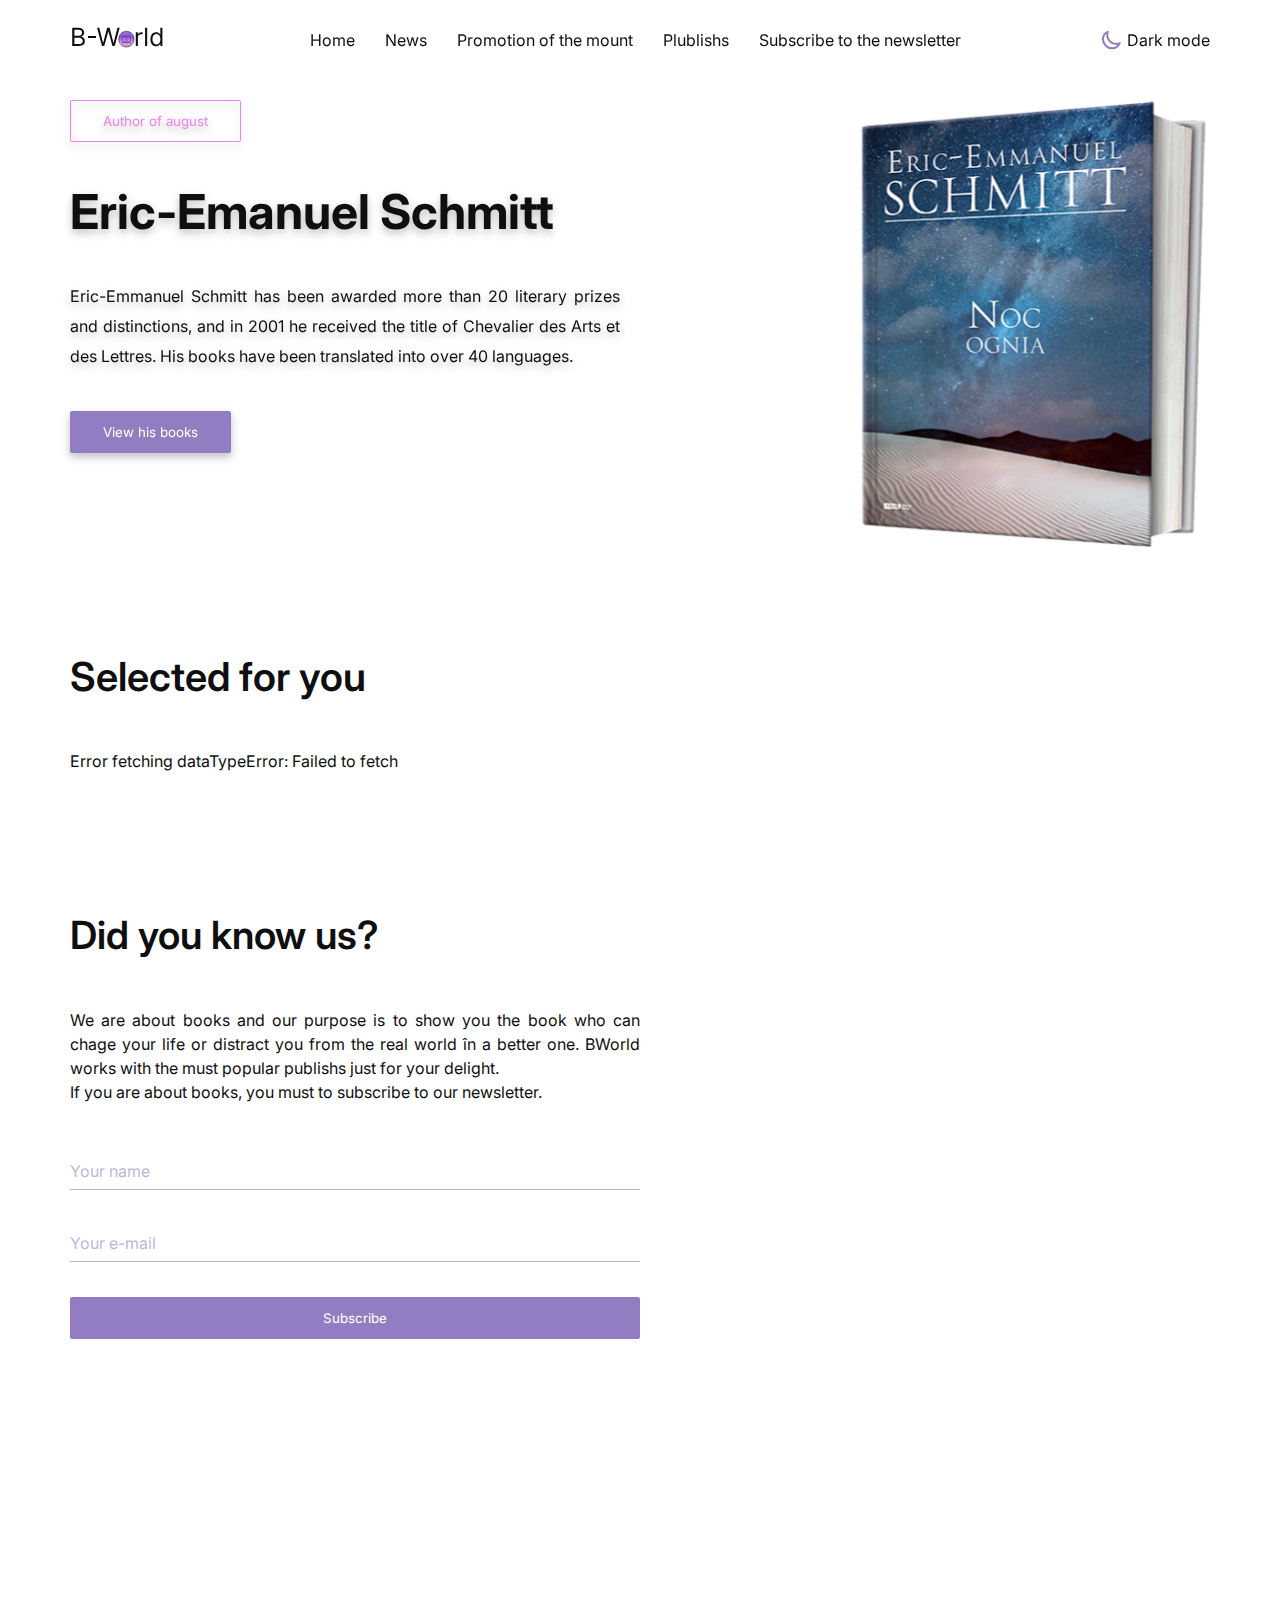
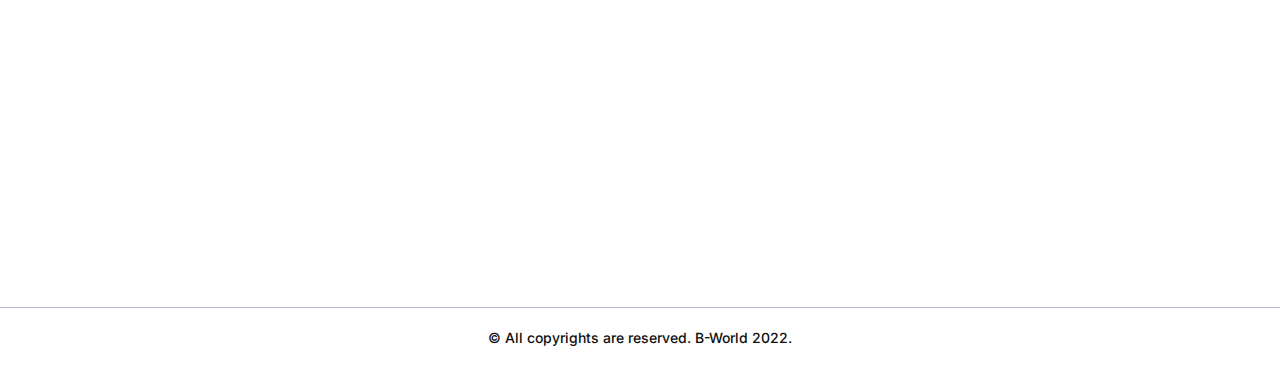
<file: index.html>
<!DOCTYPE html>
<html lang="en">
  <head>
    <meta charset="UTF-8" />
    <meta name="viewport" content="width=device-width, initial-scale=1.0" />
    <style>
      @import url("https://fonts.googleapis.com/css2?family=Inter:ital,opsz,wght@0,14..32,100..900;1,14..32,100..900&display=swap");
    </style>
    <link rel="stylesheet" href="./assets/css/style.css" />
    <link rel="stylesheet" href="./assets/css/home.css" />
    <link rel="icon" href="./assets/imgs/Logo.svg" />
    <title>Document</title>
  </head>
  <body>
    <!-- ------------------------navbar--------------------- -->
    <header>
      <nav>
        <div class="container">
          <div class="logoContainer">
            <a href="index.html">
              <img src="./assets/imgs/Logo.svg" alt="logo" class="logo" />
            </a>
          </div>
          <ul class="navLinks">
            <li class="navLink"><a href="index.html">Home</a></li>
            <li class="navLink"><a href="">News</a></li>
            <li class="navLink"><a href="">Promotion of the mount</a></li>
            <li class="navLink"><a href="">Plublishs</a></li>
            <li class="navLink"><a href="">Subscribe to the newsletter</a></li>
          </ul>
          <div class="navActoins">
            <button class="modeSwitchBtn"></button>
            <button class="menuBtn">
              <img src="./assets/imgs/Menu.svg" alt="menu" />
            </button>
          </div>
        </div>
      </nav>
      <div class="sideBar">
        <div>
          <button class="closeBtn">
            <img src="./assets/imgs/close.svg" />
          </button>
          <ul class="navLinks">
            <li class="navLink"><a href="index.html">Home</a></li>
            <li class="navLink"><a href="">News</a></li>
            <li class="navLink"><a href="">Promotion of the mount</a></li>
            <li class="navLink"><a href="">Plublishs</a></li>
            <li class="navLink"><a href="">Subscribe to the newsletter</a></li>
          </ul>
          <div class="sideBarActiions">
            <button class="modeSwitchBtn">
              <p></p>
              <span class="switch"><span class="switchIcn"></span></span>
            </button>
          </div>
        </div>
      </div>
    </header>
    <!-- ------------------------------hero--------------------------- -->
    <div class="hero mt">
      <div class="container">
        <div class="heroContent">
          <button class="outlineSecondaryBtn">Author of august</button>
          <h1>Eric-Emanuel Schmitt</h1>
          <p>
            Eric-Emmanuel Schmitt has been awarded more than 20 literary prizes
            and distinctions, and in 2001 he received the title of Chevalier des
            Arts et des Lettres. His books have been translated into over 40
            languages.
          </p>
          <button class="primaryBtn">View his books</button>
        </div>
        <img src="./assets/imgs/book.svg" alt="hero-book" />
      </div>
    </div>
    <!-- --------------------------books------------------------- -->
    <div class="cards mt">
      <div class="container">
        <h1>Selected for you</h1>
        <div class="cardsBody"></div>
      </div>
    </div>
    <!-- --------------------------about---------------------------------- -->
    <div class="about mt">
      <div class="container">
        <div class="content">
          <h1>Did you know us?</h1>
          <p>
            We are about books and our purpose is to show you the book who can
            chage your life or distract you from the real world în a better one.
            BWorld works with the must popular publishs just for your delight.
            <br />
            If you are about books, you must to subscribe to our newsletter.
          </p>
          <form>
            <input type="text" name="name" placeholder="Your name" />
            <input type="email" name="email" placeholder="Your e-mail" />
            <button class="primaryBtn" type="submit">Subscribe</button>
          </form>
        </div>
        <iframe
          src="https://www.google.com/maps/embed?pb=!1m17!1m12!1m3!1d6437.189590842571!2d37.13018516371368!3d36.225042714731345!2m3!1f0!2f0!3f0!3m2!1i1024!2i768!4f13.1!3m2!1m1!2s!5e0!3m2!1sen!2s!4v1734967095041!5m2!1sen!2s"
          width="593"
          height="468"
          style="border: 0; border-radius: 5px"
          allowfullscreen=""
          loading="lazy"
          referrerpolicy="no-referrer-when-downgrade"
        ></iframe>
      </div>
    </div>
    <!-- ------------------footer--------------------- -->
    <footer class="mt">
      <div class="container">
        <p>© All copyrights are reserved. B-World 2022.</p>
      </div>
    </footer>
    <script src="./assets/js/script.js"></script>
  </body>
</html>
</file>
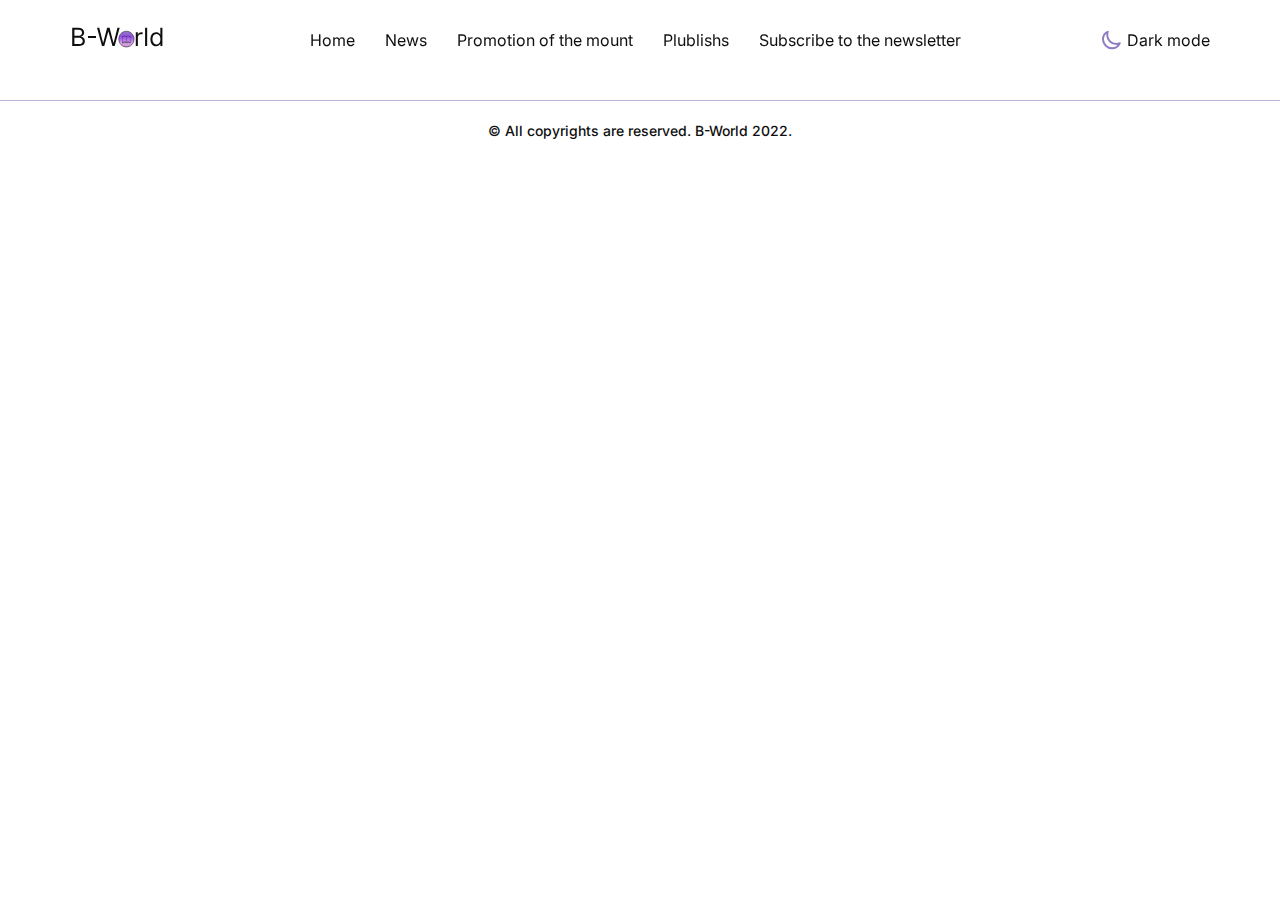
<file: details.html>
<!DOCTYPE html>
<html lang="en">
  <head>
    <meta charset="UTF-8" />
    <meta name="viewport" content="width=device-width, initial-scale=1.0" />
    <style>
      @import url("https://fonts.googleapis.com/css2?family=Inter:ital,opsz,wght@0,14..32,100..900;1,14..32,100..900&display=swap");
    </style>
    <link rel="stylesheet" href="./assets/css/style.css" />
    <link rel="stylesheet" href="./assets/css/details.css" />
    <link rel="icon" href="./assets/imgs/Logo.svg" />
    <title>Document</title>
  </head>
  <body>
    <!-- ------------------------navbar--------------------- -->
    <header>
      <nav>
        <div class="container">
          <div class="logoContainer">
            <a href="index.html">
              <img src="./assets/imgs/Logo.svg" alt="logo" class="logo" />
            </a>
          </div>
          <ul class="navLinks">
            <li class="navLink"><a href="index.html">Home</a></li>
            <li class="navLink"><a href="">News</a></li>
            <li class="navLink"><a href="">Promotion of the mount</a></li>
            <li class="navLink"><a href="">Plublishs</a></li>
            <li class="navLink"><a href="">Subscribe to the newsletter</a></li>
          </ul>
          <div class="navActoins">
            <button class="modeSwitchBtn"></button>
            <button class="menuBtn">
              <img src="./assets/imgs/Menu.svg" alt="menu" />
            </button>
          </div>
        </div>
      </nav>
      <div class="sideBar">
        <div>
          <button class="closeBtn">
            <img src="./assets/imgs/close.svg" />
          </button>
          <ul class="navLinks">
            <li class="navLink"><a href="index.html">Home</a></li>
            <li class="navLink"><a href="">News</a></li>
            <li class="navLink"><a href="">Promotion of the mount</a></li>
            <li class="navLink"><a href="">Plublishs</a></li>
            <li class="navLink"><a href="">Subscribe to the newsletter</a></li>
          </ul>
          <div>
            <button class="modeSwitchBtn">
              <p></p>
              <span class="switch"><span class="switchIcn"></span></span>
            </button>
          </div>
        </div>
      </div>
    </header>
    <div class="mt productDetails">
      <div class="container"></div>
    </div>
    <!-- ------------------footer--------------------- -->
    <footer class="mt">
      <div class="container">
        <p>© All copyrights are reserved. B-World 2022.</p>
      </div>
    </footer>
    <script src="./assets/js/script.js"></script>
  </body>
</html>
</file>
<file: assets/css/style.css>
* {
  box-sizing: border-box;
  padding: 0;
  margin: 0;
  font-family: inter;
}
[data-theme="light"] {
  --primary-color: #937dc2;
  --black-color: #0f0f0f;
  --white-color: #ffffff;
  --violet-color: violet;
}

[data-theme="dark"] {
  --primary-color: #937dc2;
  --black-color: #ffffff;
  --white-color: #0f0f0f;
  --violet-color: violet;
}
body {
  background-color: var(--white-color);
  transition: 300ms;
}
button {
  cursor: pointer;
}
.container {
  margin: 0 70px;
}
.mt {
  margin-top: 100px;
}
.primaryBtn {
  transition: 300ms;
  padding: 12px 32px;
  border-radius: 2px;
  background-color: var(--primary-color);
  border: 1px solid;
  border-color: var(--primary-color);
  color: white;
}
.outlinePrimaryBtn {
  padding: 12px 32px;
  border-radius: 2px;
  background-color: transparent;
  border: 1px solid var(--primary-color);
  color: var(--primary-color);
}
.outlineSecondaryBtn {
  padding: 12px 32px;
  border-radius: 2px;
  background-color: transparent;
  border: 1px solid var(--violet-color);
  color: var(--violet-color);
}
.primaryBtn:hover {
  border-color: var(--primary-color);
  color: var(--primary-color);
  background-color: transparent;
}
/* ---------------------------- header ------------------------ */
nav {
  height: 80px;
  position: fixed;
  top: 0;
  width: 100%;
  z-index: 10;
}
nav .container {
  height: 100%;
  display: flex;
  justify-content: space-between;
  align-items: center;
}
.navLinks {
  list-style: none;
  display: flex;
  gap: 30px;
}
.navLink a {
  color: var(--black-color);
  text-decoration: none;
}
.modeSwitchBtn {
  display: flex;
  align-items: center;
  gap: 5px;
  border: none;
  background-color: transparent;
  font-size: 16px;
  color: var(--black-color);
}
nav .navActoins button:last-child {
  border: none;
  background-color: transparent;
  display: none;
}
.scrolled {
  background-color: var(--white-color);
  box-shadow: 0 0px 20px 2px var(--black-color);
}
.sideBar {
  color: var(--black-color);
  height: 100vh;
  width: 246px;
  position: fixed;
  top: 0;
  right: 0;
  box-shadow: 0 0px 20px 2px var(--black-color);
  background-color: var(--white-color);
  z-index: 11;
  transform: translateX(200%);
  transition: 300ms;

  .closeBtn {
    padding: 30px 20px 0 20px;
    margin-bottom: 30px;
    background-color: transparent;
    border: none;
  }
  .sideBarActiions {
    padding: 30px 20px;
    .modeSwitchBtn {
      display: flex;
      justify-content: space-between;
      align-items: center;
      width: 100%;
    }
  }
}
.sideBar .navLinks {
  border-bottom: 1px solid var(--primary-color);
  flex-direction: column;
  padding: 30px 20px;
  padding-bottom: 50px;
}
.switch {
  position: relative;
  height: 1.2rem;
  width: 2.9rem;
  cursor: pointer;
  border-radius: 9999px;
  background-color: rgba(100, 116, 139, 0.377);
  transition: all 0.3s ease;
  background-color: var(--primary-color);
}

.switch span {
  position: absolute;
  left: calc(1.4rem - 1.5rem);
  top: calc(1.3rem - 1.5rem);
  display: block;
  height: 1.5rem;
  width: 1.5rem;
  border: 1px solid rgba(100, 116, 139, 0.527);
  border-radius: 9999px;
  background-color: rgba(255, 255, 255, 1);
  box-shadow: 0 3px 10px rgba(100, 116, 139, 0.327);
  transition: all 0.3s ease;
}
/* --------------------footer------------------------------ */
footer {
  height: 60px;
  border-top: 1px solid #937dc299;
  display: flex;
  justify-content: center;
  align-items: center;
  p {
    color: var(--black-color);
    font-size: 14px;
    font-weight: 500;
    text-align: center;
  }
}
/* -----------------media-------------------- */
@media (max-width: 767px) {
  nav {
    .navLinks {
      display: none;
    }
    .navActoins {
      button:first-child {
        display: none;
      }
    }
  }
  nav .navActoins button:last-child {
    display: block;
  }

  .container {
    margin: 0 20px;
  }
}
</file>
<file: assets/css/home.css>
/* ----------------------hero---------------------------- */
.hero .container {
  display: flex;
  justify-content: space-between;
  flex-wrap: wrap;
}
.hero .heroContent {
  width: 550px;
  display: flex;
  flex-direction: column;
  gap: 40px;
  align-items: flex-start;
  filter: drop-shadow(0 4px 4px #00000040);
  color: var(--black-color);
}
.hero .heroContent h1 {
  font-weight: 700;
  font-size: 48px;
}
.hero .heroContent p {
  line-height: 30px;
  text-align: justify;
}
/* ---------------------------booksCards-------------------------- */
.cards .container {
  margin-top: 100px;
  color: var(--black-color);
}
.cards h1 {
  font-size: 40px;
  font-weight: 600;
  margin-bottom: 50px;
}
.cards .container .cardsBody {
  display: flex;
  flex-wrap: wrap;
  justify-content: space-between;
  gap: 50px;
}
.card {
  display: flex;
  flex-direction: column;
  gap: 8px;
  .author {
    font-size: 15px;
    font-weight: 600;
  }
}
.cards .card .bookImg {
  width: 280px;
  height: 372px;
}
.cards .card div {
  display: flex;
  justify-content: space-between;
  p {
    display: flex;
    align-items: center;
    gap: 5px;
    font-size: 14px;
    font-weight: 500;
  }
}
/* --------------------------about-------------------------------- */
.about .container {
  display: flex;
  justify-content: space-between;
  color: var(--black-color);
  flex-wrap: wrap;
}
.about .content {
  width: 570px;
  height: 468px;
  display: flex;
  flex-direction: column;
  justify-content: space-between;
}
.about .content h1 {
  font-weight: 600;
  font-size: 39px;
  margin-top: 40px;
}
.about .content p {
  text-align: justify;
  line-height: 24px;
}
.about form {
  display: flex;
  flex-direction: column;
  gap: 35px;
  input::placeholder {
    color: #937dc299;
  }
  input {
    background-color: transparent;
    padding: 8px 0;
    font-size: 16px;
    border: none;
    border-bottom: 1px solid #937dc299;
  }
}
/* -------------------------media----------------------- */
@media (max-width: 767px) {
  .hero img {
    width: 100%;
    margin-top: 20px;
  }
  .hero .heroContent {
    width: max-content;
  }
  .about iframe {
    width: 100%;
  }
  .cards .container .cardsBody {
    justify-content: center;
  }
}
</file>
<file: assets/css/details.css>
.bookCard {
  display: flex;
  justify-content: space-between;
  flex-wrap: wrap;
}
.bookCard img {
  width: 476px;
  height: 600px;
}
.bookCard .bookCardBody {
  color: var(--black-color);
  width: 698px;
  height: 600px;
  display: flex;
  justify-content: space-between;
  flex-direction: column;
  div {
    h1 {
      font-size: 40px;
      font-weight: 700;
    }

    p:last-child {
      font-size: 12px;
      font-weight: 400;
    }
  }

  p:nth-child(2) {
    font-size: 18px;
    font-weight: 700;
    text-align: justify;

    span {
      font-size: 14px;
      font-weight: 400;
    }
  }
}
.bookCard .bookCardBody .mountCount {
  display: flex;
  gap: 10px;
  .mountBtn {
    width: 20px;
    height: 20px;
    background-color: transparent;
    border: 1px solid var(--primary-color);
    border-radius: 10px;
    font-size: 16px;
    display: flex;
    justify-content: center;
    align-items: center;
    color: var(--black-color);
  }
}
.bookCard .bookCardActions {
  display: flex;
  justify-content: space-between;
  padding-bottom: 20px;
  button {
    width: 49%;
  }
}
.bookCard .bookCardBody .bookCardFooter {
  padding-top: 37px;
  border-top: 1px solid var(--primary-color);
  display: flex;
  flex-direction: column;
  gap: 30px;
  .bookStat {
    color: var(--black-color);
    font-size: 16px;
    font-weight: 400;
    span {
      color: var(--primary-color);
      font-size: 16px;
      font-weight: 400;
    }
  }
}
/* -------------------------media----------------------- */
@media (max-width: 767px) {
  .bookCard img {
    width: 100%;
    height: fit-content;
    margin-bottom: 20px;
  }
  .bookCard .bookCardBody {
    height: max-content;
    gap: 30px;
  }
}
</file>
